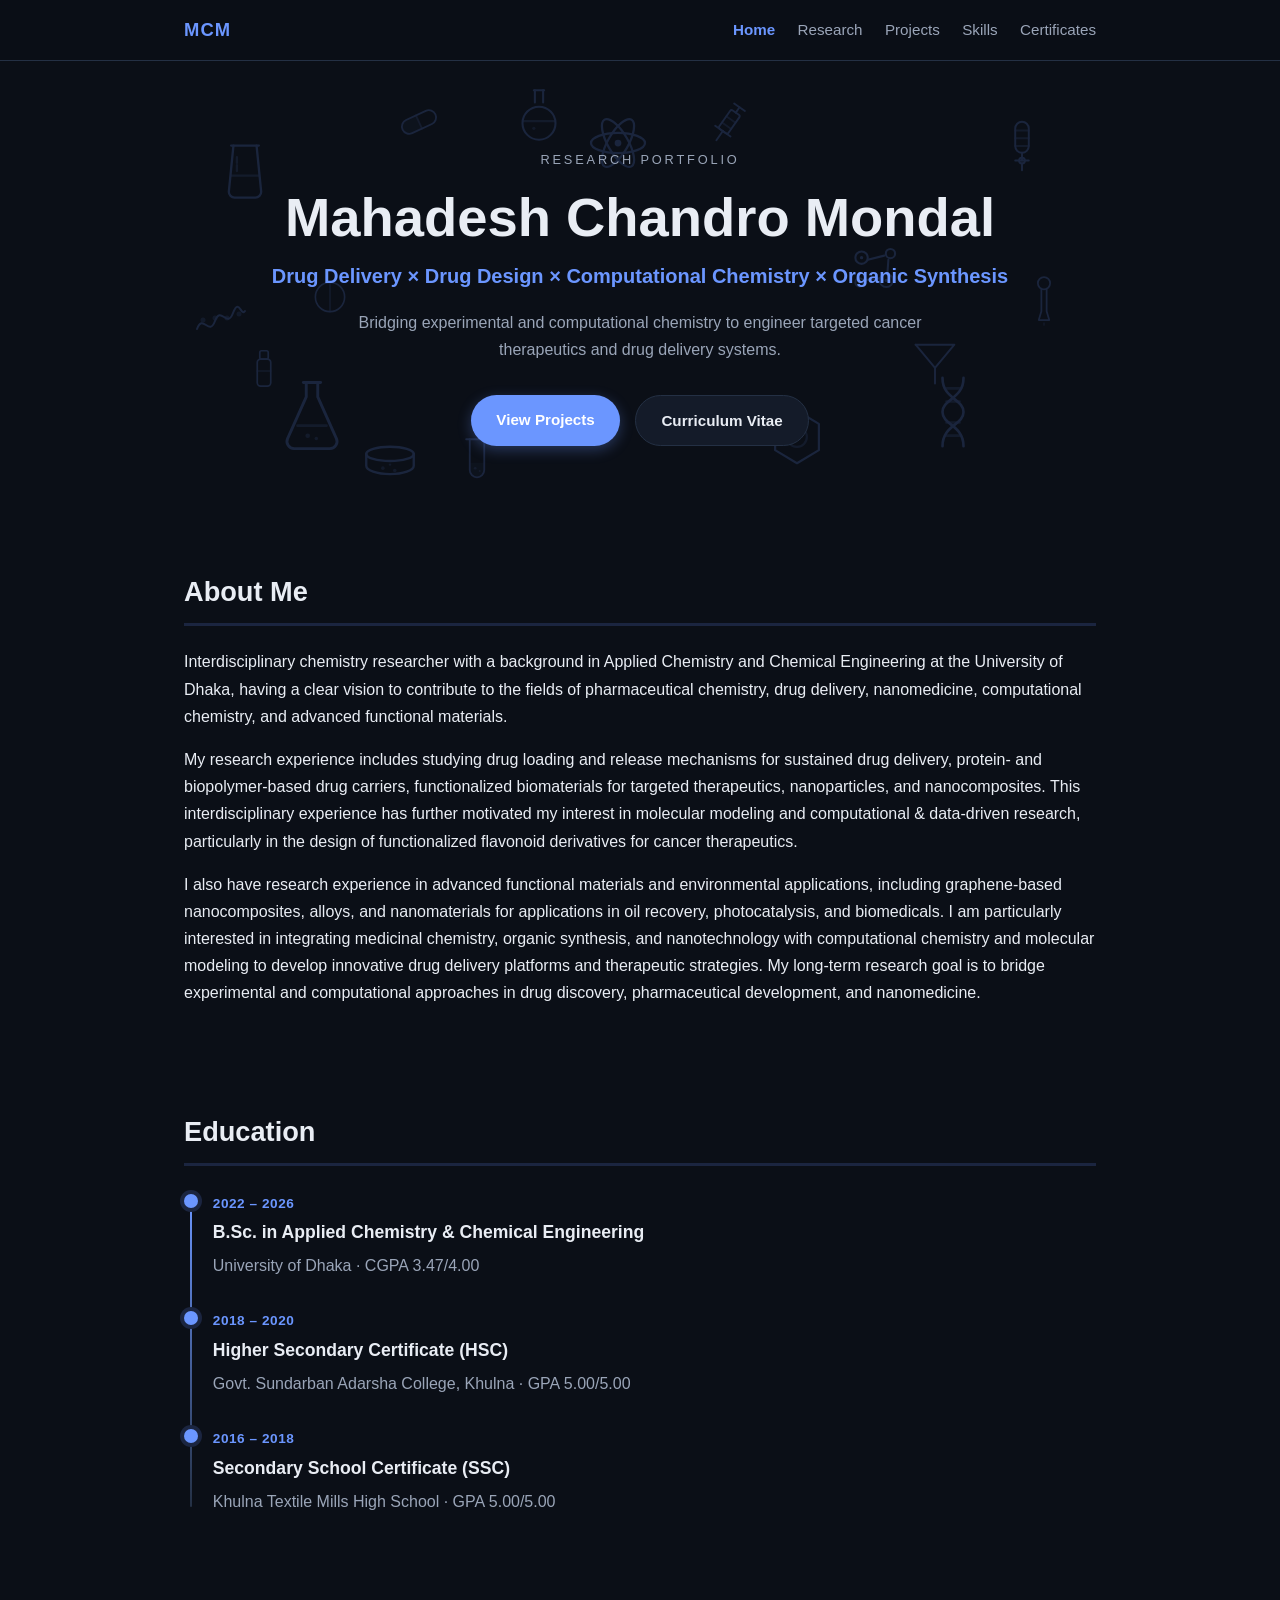
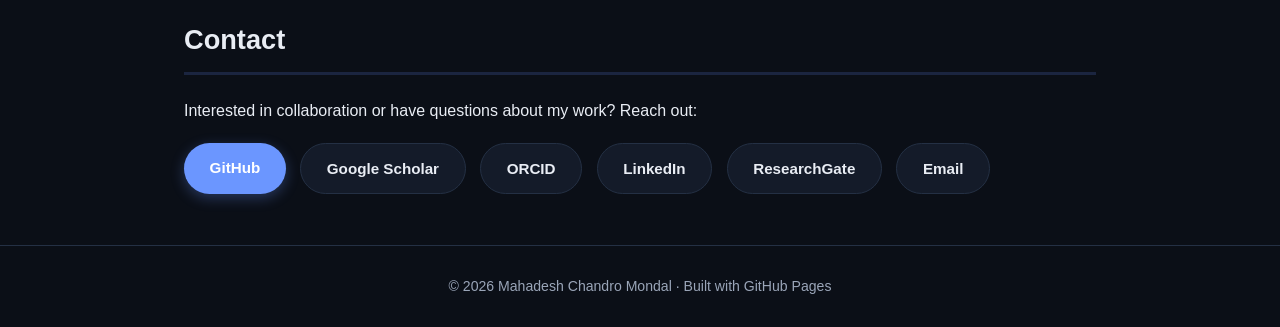
<file: index.html>
<!DOCTYPE html>
<html lang="en">
<head>
  <meta charset="UTF-8">
  <meta name="viewport" content="width=device-width, initial-scale=1.0">
  <title>Mahadesh Chandro Mondal | Research Portfolio</title>
  <meta name="description" content="Research portfolio of Mahadesh Chandro Mondal">
  <link rel="stylesheet" href="styles.css?v=dark2">
</head>
<body>

<header class="site-header">
    <nav class="nav">
      <a class="brand" href="index.html">MCM</a>
      <div class="nav-links">
        <a href="index.html" class="active">Home</a>
        <a href="research.html">Research</a>
        <a href="projects.html">Projects</a>
        <a href="skills.html">Skills</a>
        <a href="certificates.html">Certificates</a>
      </div>
    </nav>
  </header>

  <main>
<!-- HERO -->
    <section id="home" class="hero">
      <div class="float-icons" aria-hidden="true">
        <span class="float-icon" style="left:5%; top:16%; width:74px; animation-duration:9s;">
          <svg viewBox="0 0 64 64" fill="none" stroke="currentColor" stroke-width="2" stroke-linecap="round" stroke-linejoin="round">
            <path d="M20 10h24"/>
            <path d="M22 10l-4 40a5 5 0 005 5h18a5 5 0 005-5l-4-40"/>
            <path d="M20 36h24" opacity=".55"/>
            <path d="M25 20v5M25 27v5" opacity=".55"/>
          </svg>
        </span>
        <span class="float-icon" style="left:11%; bottom:12%; width:92px; animation-duration:12s; animation-delay:-4s;">
          <svg viewBox="0 0 64 64" fill="none" stroke="currentColor" stroke-width="2" stroke-linecap="round" stroke-linejoin="round">
            <path d="M26 8h12"/>
            <path d="M28 8v10L15 47a5 5 0 004.5 7h25a5 5 0 004.5-7L36 18V8"/>
            <path d="M22 38h20" opacity=".55"/>
            <circle cx="29" cy="45" r="1.6" fill="currentColor" stroke="none" opacity=".55"/>
            <circle cx="35" cy="47" r="1.2" fill="currentColor" stroke="none" opacity=".55"/>
          </svg>
        </span>
        <span class="float-icon" style="right:7%; top:12%; width:62px; animation-duration:8s; animation-delay:-2s;">
          <svg viewBox="0 0 64 64" fill="none" stroke="currentColor" stroke-width="2" stroke-linecap="round">
            <rect x="25" y="6" width="14" height="32" rx="7"/>
            <path d="M25 15h14M25 23h14M25 31h14" opacity=".55"/>
            <path d="M32 38v8"/>
            <path d="M25 46h14"/>
            <circle cx="32" cy="46" r="3"/>
            <path d="M32 49v7"/>
          </svg>
        </span>
        <span class="float-icon" style="right:13%; bottom:14%; width:84px; animation-duration:11s; animation-delay:-6s;">
          <svg viewBox="0 0 64 64" fill="none" stroke="currentColor" stroke-width="2" stroke-linecap="round">
            <path d="M24 6c0 16 16 16 16 26s-16 10-16 26"/>
            <path d="M40 6c0 16-16 16-16 26s16 10 16 26"/>
            <path d="M27 14h10M27 24h10M27 40h10M27 50h10" opacity=".55"/>
          </svg>
        </span>
        <span class="float-icon" style="left:24%; top:7%; width:58px; animation-duration:7.5s; animation-delay:-3s;">
          <svg viewBox="0 0 64 64" fill="none" stroke="currentColor" stroke-width="2" stroke-linecap="round">
            <g transform="rotate(-25 32 32)">
              <rect x="12" y="24" width="40" height="16" rx="8"/>
              <path d="M32 24v16" opacity=".55"/>
              <path d="M32 24h-12a8 8 0 000 16H32z" fill="currentColor" opacity=".18" stroke="none"/>
            </g>
          </svg>
        </span>
        <span class="float-icon" style="right:22%; top:38%; width:66px; animation-duration:10s; animation-delay:-5s;">
          <svg viewBox="0 0 64 64" fill="none" stroke="currentColor" stroke-width="2" stroke-linecap="round">
            <circle cx="18" cy="22" r="6"/>
            <circle cx="46" cy="18" r="4.5"/>
            <circle cx="42" cy="44" r="6.5"/>
            <circle cx="16" cy="46" r="4"/>
            <path d="M24 24l16-4M44 24l-1 14M36 42l-16 2"/>
            <circle cx="18" cy="22" r="1.6" fill="currentColor" stroke="none"/>
            <circle cx="42" cy="44" r="1.6" fill="currentColor" stroke="none"/>
          </svg>
        </span>
        <span class="float-icon" style="left:3%; bottom:36%; width:64px; animation-duration:9.5s; animation-delay:-1s;">
          <svg viewBox="0 0 64 64" fill="none" stroke="currentColor" stroke-width="2" stroke-linecap="round">
            <path d="M8 40c6-16 12 8 18-8s12 8 18-8 8 4 12-2"/>
            <circle cx="14" cy="31" r="2.5" fill="currentColor" stroke="none" opacity=".5"/>
            <circle cx="26" cy="29" r="2.5" fill="currentColor" stroke="none" opacity=".5"/>
            <circle cx="38" cy="29" r="2.5" fill="currentColor" stroke="none" opacity=".5"/>
            <circle cx="50" cy="25" r="2.5" fill="currentColor" stroke="none" opacity=".5"/>
          </svg>
        </span>
        <span class="float-icon" style="left:30%; bottom:6%; width:58px; animation-duration:8.5s; animation-delay:-2.5s;">
          <svg viewBox="0 0 64 64" fill="none" stroke="currentColor" stroke-width="2" stroke-linecap="round">
            <path d="M24 8v34a8 8 0 0016 0V8"/>
            <path d="M20 8h24"/>
            <path d="M24 34h16v8a8 8 0 01-16 0z" fill="currentColor" opacity=".18" stroke="none"/>
            <circle cx="30" cy="40" r="1.5" fill="currentColor" stroke="none" opacity=".5"/>
            <circle cx="35" cy="43" r="1" fill="currentColor" stroke="none" opacity=".5"/>
          </svg>
        </span>
        <span class="float-icon" style="right:30%; bottom:10%; width:70px; animation-duration:13s; animation-delay:-7s;">
          <svg viewBox="0 0 64 64" fill="none" stroke="currentColor" stroke-width="2" stroke-linecap="round" stroke-linejoin="round">
            <path d="M32 8l20 12v24L32 56 12 44V20z"/>
            <circle cx="32" cy="32" r="9" opacity=".55"/>
          </svg>
        </span>
        <span class="float-icon" style="left:15%; top:46%; width:52px; animation-duration:7s; animation-delay:-1.5s;">
          <svg viewBox="0 0 64 64" fill="none" stroke="currentColor" stroke-width="2" stroke-linecap="round">
            <circle cx="32" cy="32" r="18"/>
            <path d="M32 14v36" opacity=".55"/>
          </svg>
        </span>
        <span class="float-icon" style="right:5%; top:46%; width:56px; animation-duration:10.5s; animation-delay:-4.5s;">
          <svg viewBox="0 0 64 64" fill="none" stroke="currentColor" stroke-width="2" stroke-linecap="round" stroke-linejoin="round">
            <circle cx="32" cy="14" r="7"/>
            <path d="M29 20v26l-3 10h12l-3-10V20"/>
            <path d="M32 58c1.5 2 1.5 3.5 0 5-1.5-1.5-1.5-3 0-5z" fill="currentColor" opacity=".4" stroke="none"/>
          </svg>
        </span>
        <span class="float-icon" style="left:36%; top:5%; width:66px; animation-duration:9s; animation-delay:-6s;">
          <svg viewBox="0 0 64 64" fill="none" stroke="currentColor" stroke-width="2" stroke-linecap="round">
            <path d="M27 6h10"/>
            <path d="M28 6v12M36 6v12"/>
            <circle cx="32" cy="38" r="16"/>
            <path d="M17 36h30" opacity=".55"/>
            <circle cx="27" cy="43" r="1.5" fill="currentColor" stroke="none" opacity=".5"/>
          </svg>
        </span>
        <span class="float-icon" style="left:44%; top:10%; width:72px; animation-duration:12.5s; animation-delay:-3.5s;">
          <svg viewBox="0 0 64 64" fill="none" stroke="currentColor" stroke-width="2">
            <circle cx="32" cy="32" r="3" fill="currentColor" stroke="none"/>
            <ellipse cx="32" cy="32" rx="24" ry="9"/>
            <ellipse cx="32" cy="32" rx="24" ry="9" transform="rotate(60 32 32)"/>
            <ellipse cx="32" cy="32" rx="24" ry="9" transform="rotate(120 32 32)"/>
          </svg>
        </span>
        <span class="float-icon" style="right:38%; top:8%; width:60px; animation-duration:8s; animation-delay:-5.5s;">
          <svg viewBox="0 0 64 64" fill="none" stroke="currentColor" stroke-width="2" stroke-linecap="round">
            <g transform="rotate(35 32 32)">
              <rect x="26" y="12" width="12" height="24" rx="2"/>
              <path d="M26 21h12M26 29h12" opacity=".55"/>
              <path d="M22 36h20"/>
              <path d="M32 36v12"/>
              <path d="M32 12V5"/>
              <path d="M25 5h14"/>
            </g>
          </svg>
        </span>
        <span class="float-icon" style="left:20%; bottom:4%; width:76px; animation-duration:11s; animation-delay:-2s;">
          <svg viewBox="0 0 64 64" fill="none" stroke="currentColor" stroke-width="2" stroke-linecap="round">
            <ellipse cx="32" cy="26" rx="20" ry="6"/>
            <path d="M12 26v10a20 7 0 0020 7 20 7 0 0020-7V26"/>
            <circle cx="26" cy="38" r="1.5" fill="currentColor" stroke="none" opacity=".5"/>
            <circle cx="36" cy="40" r="1.5" fill="currentColor" stroke="none" opacity=".5"/>
            <circle cx="32" cy="35" r="1" fill="currentColor" stroke="none" opacity=".5"/>
          </svg>
        </span>
        <span class="float-icon" style="right:16%; top:60%; width:62px; animation-duration:9s; animation-delay:-7.5s;">
          <svg viewBox="0 0 64 64" fill="none" stroke="currentColor" stroke-width="2" stroke-linecap="round" stroke-linejoin="round">
            <path d="M12 10h40L32 34v16"/>
            <path d="M12 10l20 24"/>
          </svg>
        </span>
        <span class="float-icon" style="left:8%; top:62%; width:54px; animation-duration:7.5s; animation-delay:-4s;">
          <svg viewBox="0 0 64 64" fill="none" stroke="currentColor" stroke-width="2" stroke-linecap="round">
            <rect x="24" y="18" width="16" height="32" rx="4"/>
            <rect x="27" y="8" width="10" height="10" rx="2"/>
            <path d="M24 32h16" opacity=".55"/>
          </svg>
        </span>
        <span class="bubble" style="left:10%; width:6px; height:6px; animation-duration:7s; animation-delay:-2s;"></span>
        <span class="bubble" style="left:22%; width:4px; height:4px; animation-duration:9s; animation-delay:-5s;"></span>
        <span class="bubble" style="left:35%; width:7px; height:7px; animation-duration:6s; animation-delay:-1s;"></span>
        <span class="bubble" style="left:48%; width:5px; height:5px; animation-duration:10s; animation-delay:-7s;"></span>
        <span class="bubble" style="left:60%; width:6px; height:6px; animation-duration:8s; animation-delay:-3s;"></span>
        <span class="bubble" style="left:72%; width:4px; height:4px; animation-duration:11s; animation-delay:-6s;"></span>
        <span class="bubble" style="left:84%; width:7px; height:7px; animation-duration:7.5s; animation-delay:-4s;"></span>
        <span class="bubble" style="left:92%; width:5px; height:5px; animation-duration:9.5s; animation-delay:-8s;"></span>
      </div>
      <div class="hero-content">
      <p class="hero-kicker">Research Portfolio</p>
      <h1>Mahadesh Chandro Mondal</h1>
      <p class="hero-tagline">Drug Delivery &times; Drug Design &times; Computational Chemistry &times; Organic Synthesis</p>
      <p class="hero-sub">Bridging experimental and computational chemistry to engineer targeted cancer therapeutics and drug delivery systems.</p>
      <div class="hero-actions">
        <a class="btn btn-primary" href="projects.html">View Projects</a>
        <a class="btn btn-ghost" href="files/CV_M.C._Mondal.pdf" target="_blank" rel="noopener">Curriculum Vitae</a>
      </div>
      </div>
    </section>
<!-- ABOUT -->
    <section id="about" class="section">
      <h2>About Me</h2>
      <p>
        Interdisciplinary chemistry researcher with a background in Applied Chemistry and Chemical Engineering at the
        University of Dhaka, having a clear vision to contribute to the fields of pharmaceutical chemistry, drug delivery,
        nanomedicine, computational chemistry, and advanced functional materials.
      </p>
      <p>
        My research experience includes studying drug loading and release mechanisms for sustained drug delivery,
        protein- and biopolymer-based drug carriers, functionalized biomaterials for targeted therapeutics, nanoparticles,
        and nanocomposites. This interdisciplinary experience has further motivated my interest in molecular modeling and
        computational &amp; data-driven research, particularly in the design of functionalized flavonoid derivatives for
        cancer therapeutics.
      </p>
      <p>
        I also have research experience in advanced functional materials and environmental applications, including
        graphene-based nanocomposites, alloys, and nanomaterials for applications in oil recovery, photocatalysis, and
        biomedicals. I am particularly interested in integrating medicinal chemistry, organic synthesis, and nanotechnology
        with computational chemistry and molecular modeling to develop innovative drug delivery platforms and therapeutic
        strategies. My long-term research goal is to bridge experimental and computational approaches in drug discovery,
        pharmaceutical development, and nanomedicine.
      </p>
    </section>
<!-- EDUCATION -->
    <section id="education" class="section">
      <h2>Education</h2>
      <div class="timeline">
        <div class="timeline-item">
          <div class="timeline-dot"></div>
          <div class="timeline-content">
            <span class="timeline-date">2022 &ndash; 2026</span>
            <h3>B.Sc. in Applied Chemistry &amp; Chemical Engineering</h3>
            <p>University of Dhaka &middot; CGPA 3.47/4.00</p>
          </div>
        </div>
        <div class="timeline-item">
          <div class="timeline-dot"></div>
          <div class="timeline-content">
            <span class="timeline-date">2018 &ndash; 2020</span>
            <h3>Higher Secondary Certificate (HSC)</h3>
            <p>Govt. Sundarban Adarsha College, Khulna &middot; GPA 5.00/5.00</p>
          </div>
        </div>
        <div class="timeline-item">
          <div class="timeline-dot"></div>
          <div class="timeline-content">
            <span class="timeline-date">2016 &ndash; 2018</span>
            <h3>Secondary School Certificate (SSC)</h3>
            <p>Khulna Textile Mills High School &middot; GPA 5.00/5.00</p>
          </div>
        </div>
      </div>
    </section>
<!-- CONTACT -->
    <section id="contact" class="section">
      <h2>Contact</h2>
      <p>Interested in collaboration or have questions about my work? Reach out:</p>
      <div class="contact-links">
        <a class="btn btn-primary" href="https://github.com/mahadeshmondal9504" target="_blank" rel="noopener">GitHub</a>
        <a class="btn btn-ghost" href="https://scholar.google.com/citations?user=jkIjqokAAAAJ&hl=en&authuser=1" target="_blank" rel="noopener">Google Scholar</a>
        <a class="btn btn-ghost" href="https://orcid.org/0009-0006-2742-9714" target="_blank" rel="noopener">ORCID</a>
        <a class="btn btn-ghost" href="https://www.linkedin.com/in/mahadesh-mondal-854442432/" target="_blank" rel="noopener">LinkedIn</a>
        <a class="btn btn-ghost" href="https://www.researchgate.net/profile/Mahadesh-Mondal" target="_blank" rel="noopener">ResearchGate</a>
        <a class="btn btn-ghost" href="mailto:mahadesh.mondal9504@gmail.com">Email</a>
        <!-- ✏️ Add your email: <a class="btn btn-ghost" href="mailto:you@example.com">Email</a> -->
      </div>
    </section>
  </main>

  <footer class="site-footer">
    <p>&copy; 2026 Mahadesh Chandro Mondal &middot; Built with GitHub Pages</p>
  </footer>

</body>
</html>
</file>
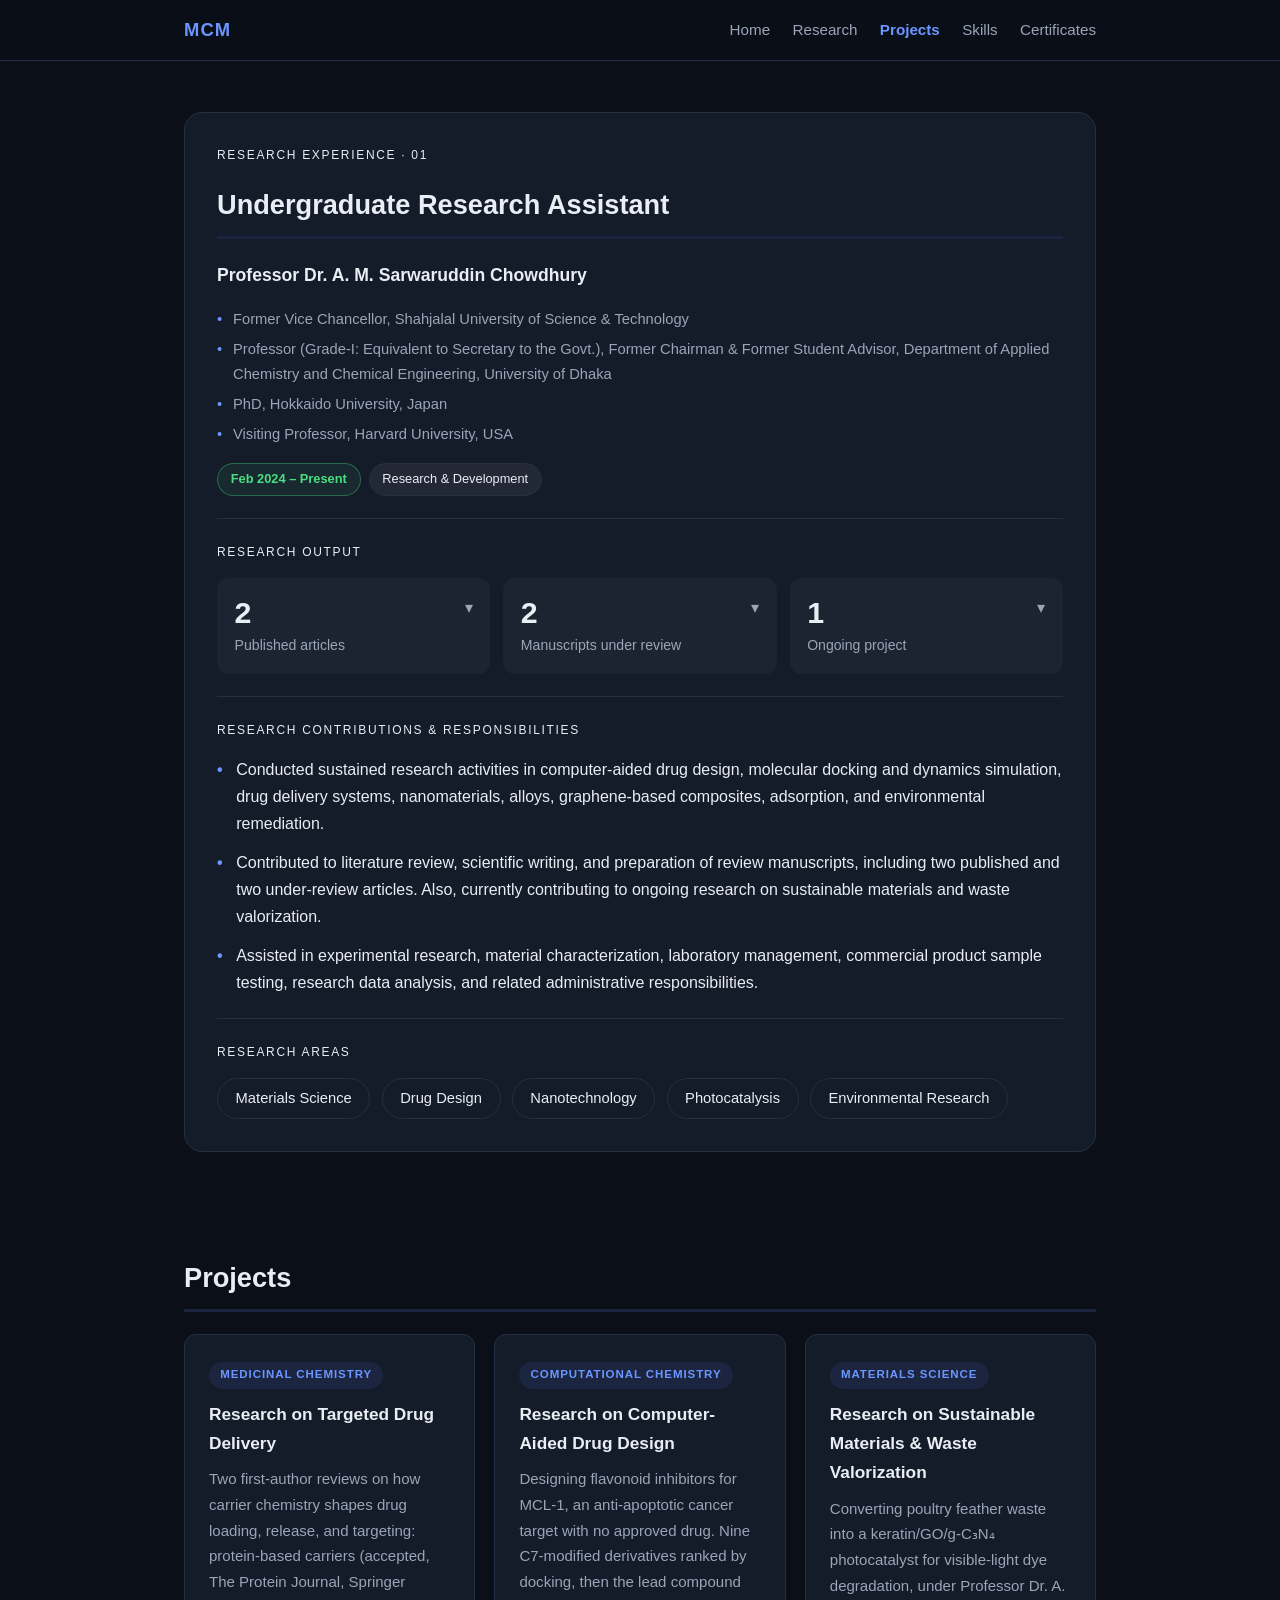
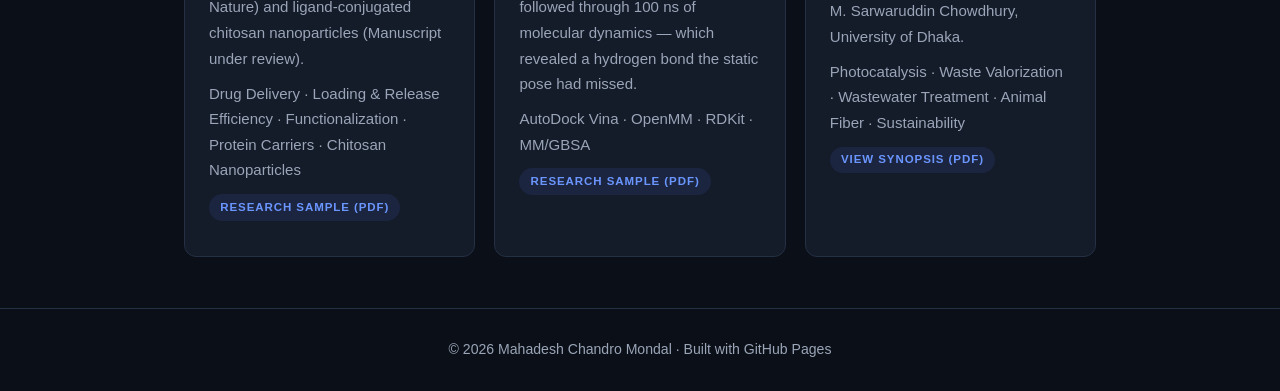
<file: projects.html>
<!DOCTYPE html>
<html lang="en">
<head>
  <meta charset="UTF-8">
  <meta name="viewport" content="width=device-width, initial-scale=1.0">
  <title>Projects | Mahadesh Chandro Mondal</title>
  <meta name="description" content="Research portfolio of Mahadesh Chandro Mondal">
  <link rel="stylesheet" href="styles.css?v=dark2">
</head>
<body>

<header class="site-header">
    <nav class="nav">
      <a class="brand" href="index.html">MCM</a>
      <div class="nav-links">
        <a href="index.html">Home</a>
        <a href="research.html">Research</a>
        <a href="projects.html" class="active">Projects</a>
        <a href="skills.html">Skills</a>
        <a href="certificates.html">Certificates</a>
      </div>
    </nav>
  </header>

  <main>
<!-- RESEARCH EXPERIENCE OVERVIEW -->
    <section class="section" id="experience">
      <div class="exp-card">
        <p class="exp-kicker">Research Experience &middot; 01</p>
        <h2 class="exp-title">Undergraduate Research Assistant</h2>
        <p class="exp-supervisor">Professor Dr. A. M. Sarwaruddin Chowdhury</p>
        <ul class="exp-affils">
          <li>Former Vice Chancellor, Shahjalal University of Science &amp; Technology</li>
          <li>Professor (Grade-I: Equivalent to Secretary to the Govt.), Former Chairman &amp; Former Student Advisor, Department of Applied Chemistry and Chemical Engineering, University of Dhaka</li>
          <li>PhD, Hokkaido University, Japan</li>
          <li>Visiting Professor, Harvard University, USA</li>
        </ul>
        <div class="exp-pills">
          <span class="pill pill-active">Feb 2024 &ndash; Present</span>
          <span class="pill">Research &amp; Development</span>
        </div>
        <div class="exp-divider"></div>
        <p class="exp-label">Research Output</p>
        <div class="exp-output">
          <div class="exp-stat exp-toggle" id="pubToggle" aria-expanded="false" title="Click to view the articles"><span class="exp-num">2</span><span class="exp-stat-label">Published articles</span><span class="exp-chevron">&#9662;</span></div>
          <div class="exp-stat exp-toggle" id="msToggle" aria-expanded="false" title="Click to view the manuscripts"><span class="exp-num">2</span><span class="exp-stat-label">Manuscripts under review</span><span class="exp-chevron">&#9662;</span></div>
          <div class="exp-stat exp-toggle" id="projToggle" aria-expanded="false" title="Click to view the project"><span class="exp-num">1</span><span class="exp-stat-label">Ongoing project</span><span class="exp-chevron">&#9662;</span></div>
        </div>
        <div class="exp-dropdown" id="pubDropdown">
          <ol class="pub-list">
<li class="pub">
          <p class="pub-title">FTIR-Based Quantification of Microplastics: Scopus-Based Bibliometric Analysis and Forecasting of Research Trajectories with Artificial Intelligence (AI)</p>
          <p class="pub-authors">Qazi Riti Mahpara Progoti, H.M. Wasi Uddin, <strong class="me">Mahadesh Chandro Mondal</strong>, Md. Saiful Islam, Sheta Roy Tori, Sadit Bihongo Malitha, A. M. Sarwaruddin Chowdhury</p>
          <p class="pub-meta"><em>Journal of Hazardous Materials: Plastics</em>, 5, 100079 &middot; 2026 &middot; <span class="pub-type">Research Article</span></p>
          <p class="pub-links">
            <a href="https://doi.org/10.1016/j.hazmp.2026.100079" target="_blank" rel="noopener">DOI</a>
            <a href="https://www.sciencedirect.com/journal/journal-of-hazardous-materials-plastics" target="_blank" rel="noopener">Journal page</a>
          </p>
        </li>
<li class="pub">
          <p class="pub-title">Shape Memory Alloys in Biomedical Engineering: a Scopus-Based Bibliometric Analysis and Research Trajectory Forecasting via Machine Learning</p>
          <p class="pub-authors">H. M. Wasi Uddin, Qazi Riti Mahpara Progoti, <strong class="me">Mahadesh Chandro Mondal</strong>, Sadit Bihongo Malitha, Tasfik Saif, A. M. Sarwaruddin Chowdhury</p>
          <p class="pub-meta"><em>Biomedical Materials &amp; Devices</em> &middot; 2026 &middot; <span class="pub-type">Review</span></p>
          <p class="pub-links">
            <a href="https://doi.org/10.1007/s44174-026-00796-w" target="_blank" rel="noopener">DOI</a>
            <a href="https://link.springer.com/journal/44174" target="_blank" rel="noopener">Journal page</a>
          </p>
        </li>
          </ol>
        </div>
        <div class="exp-dropdown" id="projDropdown">
          <ol class="pub-list">
            <li class="pub">
              <p class="pub-title">Sustainable Chicken Feather-Derived Waste Natural Fiber-Reinforced Reduced Graphene Oxide (rGO)/g-C&#8323;N&#8324; Ternary Composite for Environmental Assay &amp; Visible-Light-Driven Photocatalytic Degradation of Organic Dyes</p>
              <p class="pub-authors"><strong class="me">Mahadesh Chandro Mondal</strong>, A. M. Sarwaruddin Chowdhury</p>
              <p class="pub-meta">University of Dhaka &middot; <a class="pub-type" href="#project-ongoing" title="Go to the project card">Ongoing Project</a></p>
            </li>
          </ol>
        </div>
        <div class="exp-dropdown" id="msDropdown">
          <ol class="pub-list">
            <li class="pub">
              <p class="pub-title">Computational Design and Evaluation of Chr-CH2-Naphthyl Derivative Targeting the MCL-1 BH3-Binding Groove via Molecular Docking and Dynamics Simulations for Apoptosis-Based Cancer Therapy</p>
              <p class="pub-authors"><strong class="me">Mahadesh Chandro Mondal</strong>, Md. Jabbir Ali, Susmita Sejuti Saha, Sadit Bihongo Malitha, A. M. Sarwaruddin Chowdhury, Md. Zahangir Alam</p>
              <p class="pub-meta"><em>Pharmacological Research - Reports</em> (Manuscript Under Review) &middot; Manuscript No.: PREREP-D-26-00437 <a class="pub-type details-badge" href="#project-cadd">For More Details</a></p>
            </li>
            <li class="pub">
              <p class="pub-title">Functionalization and Ligand Conjugation of Novel Chitosan Nanoparticles for Targeted Drug Delivery System: A Review</p>
              <p class="pub-authors"><strong class="me">Mahadesh Chandro Mondal</strong>, Arpita Dutta, A. M. Sarwaruddin Chowdhury</p>
              <p class="pub-meta"><a class="pub-type" href="#project-dds">For More Details</a></p>
            </li>
          </ol>
        </div>
        <div class="exp-divider"></div>
        <p class="exp-label">Research Contributions &amp; Responsibilities</p>
        <ul class="resp-list">
          <li>Conducted sustained research activities in computer-aided drug design, molecular docking and dynamics simulation, drug delivery systems, nanomaterials, alloys, graphene-based composites, adsorption, and environmental remediation.</li>
          <li>Contributed to literature review, scientific writing, and preparation of review manuscripts, including two published and two under-review articles. Also, currently contributing to ongoing research on sustainable materials and waste valorization.</li>
          <li>Assisted in experimental research, material characterization, laboratory management, commercial product sample testing, research data analysis, and related administrative responsibilities.</li>
        </ul>
        <div class="exp-divider"></div>
        <p class="exp-label">Research Areas</p>
        <ul class="tags">
          <li>Materials Science</li>
          <li>Drug Design</li>
          <li>Nanotechnology</li>
          <li>Photocatalysis</li>
          <li>Environmental Research</li>
        </ul>
      </div>
    </section>
<!-- PROJECTS -->
    <section id="projects" class="section">
      <h2>Projects</h2>
      <div class="cards">
        <div class="card" id="project-dds">
          <span class="badge">Medicinal Chemistry</span>
          <h3>Research on Targeted Drug Delivery</h3>
          <p>Two first-author reviews on how carrier chemistry shapes drug loading, release, and targeting: protein-based carriers (accepted, The Protein Journal, Springer Nature) and ligand-conjugated chitosan nanoparticles (Manuscript under review).</p>
          <p class="tech">Drug Delivery &middot; Loading &amp; Release Efficiency &middot; Functionalization &middot; Protein Carriers &middot; Chitosan Nanoparticles</p>
          <p><a class="badge badge-link" href="files/DDS_RSC_Sample.pdf" target="_blank" rel="noopener">Research Sample (PDF)</a></p>
        </div>
        <div class="card" id="project-cadd">
          <span class="badge">Computational Chemistry</span>
          <h3>Research on Computer-Aided Drug Design</h3>
          <p>Designing flavonoid inhibitors for MCL-1, an anti-apoptotic cancer target with no approved drug. Nine C7-modified derivatives ranked by docking, then the lead compound followed through 100 ns of molecular dynamics — which revealed a hydrogen bond the static pose had missed.</p>
          <p class="tech">AutoDock Vina &middot; OpenMM &middot; RDKit &middot; MM/GBSA</p>
          <p><a class="badge badge-link" href="files/CADD_RSC_Sample.pdf" target="_blank" rel="noopener">Research Sample (PDF)</a></p>
        </div>
        <div class="card" id="project-ongoing">
          <span class="badge">Materials Science</span>
          <h3>Research on Sustainable Materials &amp; Waste Valorization</h3>
          <p>Converting poultry feather waste into a keratin/GO/g-C&#8323;N&#8324; photocatalyst for visible-light dye degradation, under Professor Dr. A. M. Sarwaruddin Chowdhury, University of Dhaka.</p>
          <p class="tech">Photocatalysis &middot; Waste Valorization &middot; Wastewater Treatment &middot; Animal Fiber &middot; Sustainability</p>
          <p><a class="badge badge-link" href="files/Mahadesh_Final_Synopsis.pdf" target="_blank" rel="noopener">View Synopsis (PDF)</a></p>
        </div>
      </div>
    </section>

  </main>

  <footer class="site-footer">
    <p>&copy; 2026 Mahadesh Chandro Mondal &middot; Built with GitHub Pages</p>
  </footer>

  <script>
    (function () {
      function wire(toggleId, dropId) {
        var t = document.getElementById(toggleId);
        var d = document.getElementById(dropId);
        return (t && d) ? { t: t, d: d } : null;
      }
      var pairs = [wire('pubToggle', 'pubDropdown'), wire('projToggle', 'projDropdown'), wire('msToggle', 'msDropdown')].filter(Boolean);
      pairs.forEach(function (p) {
        p.t.addEventListener('click', function () {
          var willOpen = !p.d.classList.contains('open');
          pairs.forEach(function (q) {
            var on = (q === p) && willOpen;
            q.d.classList.toggle('open', on);
            q.t.classList.toggle('open', on);
            q.t.setAttribute('aria-expanded', on ? 'true' : 'false');
          });
        });
      });
    })();
  </script>

</body>
</html>
</file>
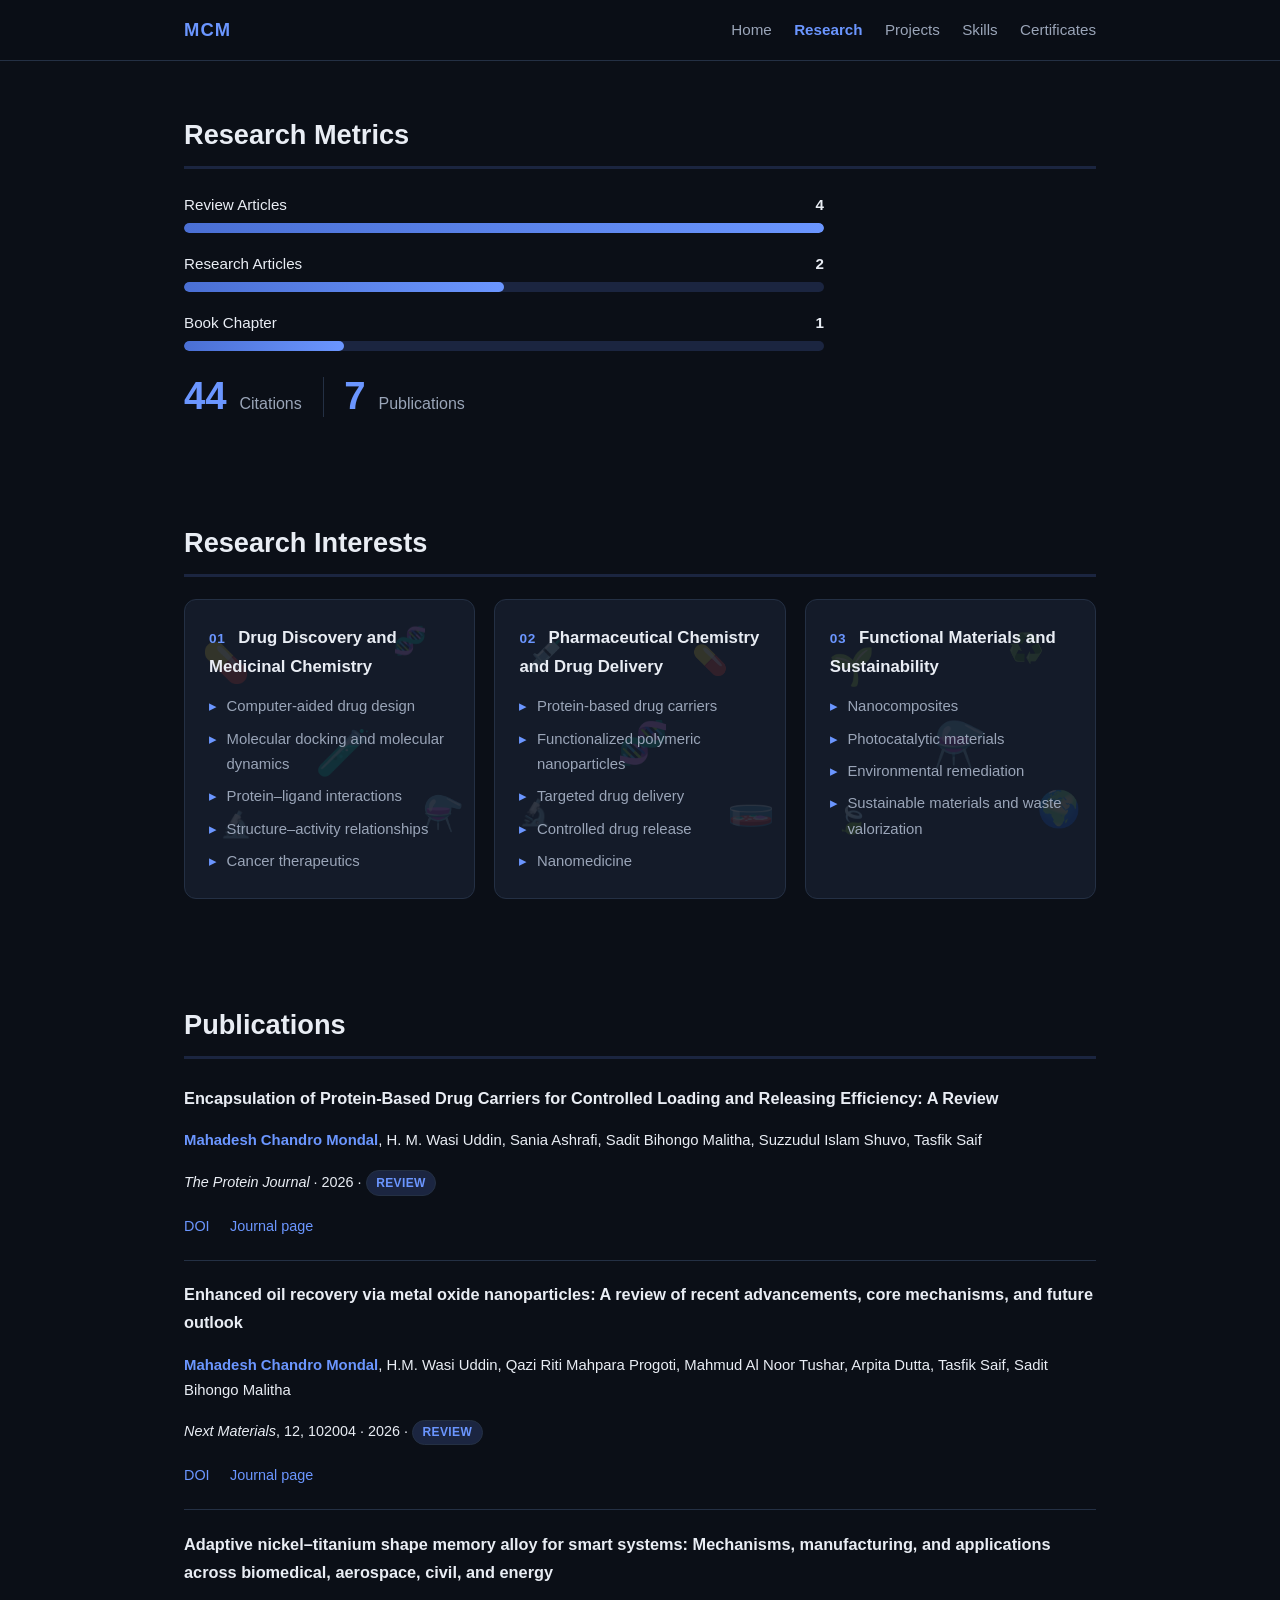
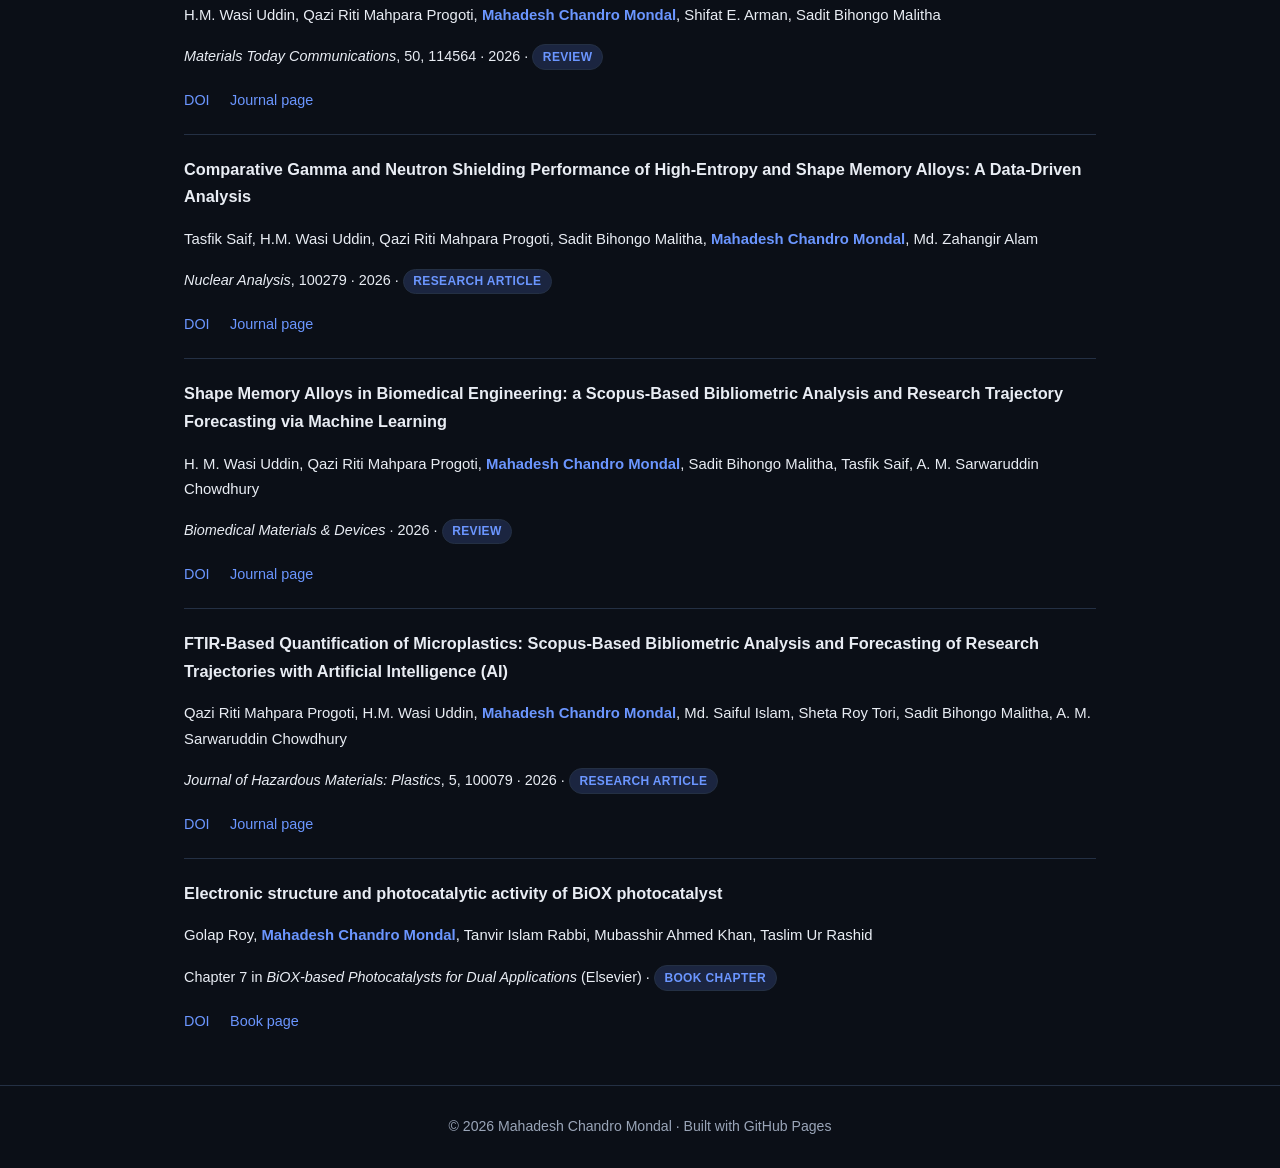
<file: research.html>
<!DOCTYPE html>
<html lang="en">
<head>
  <meta charset="UTF-8">
  <meta name="viewport" content="width=device-width, initial-scale=1.0">
  <title>Research Index | Mahadesh Chandro Mondal</title>
  <meta name="description" content="Research portfolio of Mahadesh Chandro Mondal">
  <link rel="stylesheet" href="styles.css?v=dark2">
</head>
<body>

<header class="site-header">
    <nav class="nav">
      <a class="brand" href="index.html">MCM</a>
      <div class="nav-links">
        <a href="index.html">Home</a>
        <a href="research.html" class="active">Research</a>
        <a href="projects.html">Projects</a>
        <a href="skills.html">Skills</a>
        <a href="certificates.html">Certificates</a>
      </div>
    </nav>
  </header>

  <main>
<!-- RESEARCH METRICS -->
    <section id="metrics" class="section">
      <h2>Research Metrics</h2>
      <div class="metrics">
        <div class="metric">
          <div class="metric-head"><span>Review Articles</span><span class="metric-num">4</span></div>
          <div class="metric-bar"><span style="width:100%"></span></div>
        </div>
        <div class="metric">
          <div class="metric-head"><span>Research Articles</span><span class="metric-num">2</span></div>
          <div class="metric-bar"><span style="width:50%"></span></div>
        </div>
        <div class="metric">
          <div class="metric-head"><span>Book Chapter</span><span class="metric-num">1</span></div>
          <div class="metric-bar"><span style="width:25%"></span></div>
        </div>
        <div class="cite-stat">
          <span class="cite-num">44</span>
          <span class="cite-label">Citations</span>
          <span class="cite-divider"></span>
          <span class="cite-num">7</span>
          <span class="cite-label">Publications</span>
        </div>
      </div>
    </section>
<!-- RESEARCH INTERESTS -->
    <section id="research" class="section">
      <h2>Research Interests</h2>
      <div class="themes">
        <div class="theme-box">
          <div class="theme-bg" aria-hidden="true">
            <span style="left:6%; top:10%; font-size:2.4rem; animation-duration:9s;">💊</span>
            <span style="left:72%; top:6%; font-size:1.7rem; animation-duration:12s; animation-delay:-4s;">🧬</span>
            <span style="left:82%; top:62%; font-size:2.1rem; animation-duration:10s; animation-delay:-2s;">⚗️</span>
            <span style="left:12%; top:68%; font-size:1.6rem; animation-duration:13s; animation-delay:-6s;">🔬</span>
            <span style="left:45%; top:38%; font-size:2.8rem; animation-duration:11s; animation-delay:-1s;">🧪</span>
          </div>
          <h3><span class="theme-num">01</span> Drug Discovery and Medicinal Chemistry</h3>
          <ul class="theme-items">
            <li>Computer-aided drug design</li>
            <li>Molecular docking and molecular dynamics</li>
            <li>Protein&ndash;ligand interactions</li>
            <li>Structure&ndash;activity relationships</li>
            <li>Cancer therapeutics</li>
          </ul>
        </div>
        <div class="theme-box">
          <div class="theme-bg" aria-hidden="true">
            <span style="left:10%; top:8%; font-size:2.2rem; animation-duration:10s; animation-delay:-3s;">💉</span>
            <span style="left:68%; top:12%; font-size:1.8rem; animation-duration:12s;">💊</span>
            <span style="left:80%; top:58%; font-size:2.4rem; animation-duration:9s; animation-delay:-5s;">🧫</span>
            <span style="left:8%; top:64%; font-size:1.6rem; animation-duration:13s; animation-delay:-2s;">🔬</span>
            <span style="left:42%; top:36%; font-size:2.6rem; animation-duration:11s; animation-delay:-7s;">🧬</span>
          </div>
          <h3><span class="theme-num">02</span> Pharmaceutical Chemistry and Drug Delivery</h3>
          <ul class="theme-items">
            <li>Protein-based drug carriers</li>
            <li>Functionalized polymeric nanoparticles</li>
            <li>Targeted drug delivery</li>
            <li>Controlled drug release</li>
            <li>Nanomedicine</li>
          </ul>
        </div>
        <div class="theme-box">
          <div class="theme-bg" aria-hidden="true">
            <span style="left:8%; top:12%; font-size:2.3rem; animation-duration:11s;">🌱</span>
            <span style="left:70%; top:8%; font-size:1.8rem; animation-duration:9s; animation-delay:-4s;">♻️</span>
            <span style="left:80%; top:60%; font-size:2.2rem; animation-duration:12s; animation-delay:-2s;">🌍</span>
            <span style="left:10%; top:66%; font-size:1.7rem; animation-duration:10s; animation-delay:-6s;">🍃</span>
            <span style="left:44%; top:36%; font-size:2.7rem; animation-duration:13s; animation-delay:-1s;">⚗️</span>
          </div>
          <h3><span class="theme-num">03</span> Functional Materials and Sustainability</h3>
          <ul class="theme-items">
            <li>Nanocomposites</li>
            <li>Photocatalytic materials</li>
            <li>Environmental remediation</li>
            <li>Sustainable materials and waste valorization</li>
          </ul>
        </div>
      </div>
    </section>
<!-- PUBLICATIONS -->
    <section id="publications" class="section">
      <h2>Publications</h2>
      <ol class="pub-list">
        <li class="pub">
          <p class="pub-title">Encapsulation of Protein-Based Drug Carriers for Controlled Loading and Releasing Efficiency: A Review</p>
          <p class="pub-authors"><strong class="me">Mahadesh Chandro Mondal</strong>, H. M. Wasi Uddin, Sania Ashrafi, Sadit Bihongo Malitha, Suzzudul Islam Shuvo, Tasfik Saif</p>
          <p class="pub-meta"><em>The Protein Journal</em> &middot; 2026 &middot; <span class="pub-type">Review</span></p>
          <p class="pub-links">
            <a href="https://doi.org/10.1007/s10930-026-10346-4" target="_blank" rel="noopener">DOI</a>
            <a href="https://link.springer.com/journal/10930" target="_blank" rel="noopener">Journal page</a>
          </p>
        </li>
        <li class="pub">
          <p class="pub-title">Enhanced oil recovery via metal oxide nanoparticles: A review of recent advancements, core mechanisms, and future outlook</p>
          <p class="pub-authors"><strong class="me">Mahadesh Chandro Mondal</strong>, H.M. Wasi Uddin, Qazi Riti Mahpara Progoti, Mahmud Al Noor Tushar, Arpita Dutta, Tasfik Saif, Sadit Bihongo Malitha</p>
          <p class="pub-meta"><em>Next Materials</em>, 12, 102004 &middot; 2026 &middot; <span class="pub-type">Review</span></p>
          <p class="pub-links">
            <a href="https://doi.org/10.1016/j.nxmate.2026.102004" target="_blank" rel="noopener">DOI</a>
            <a href="https://www.sciencedirect.com/journal/next-materials" target="_blank" rel="noopener">Journal page</a>
          </p>
        </li>
        <li class="pub">
          <p class="pub-title">Adaptive nickel&ndash;titanium shape memory alloy for smart systems: Mechanisms, manufacturing, and applications across biomedical, aerospace, civil, and energy</p>
          <p class="pub-authors">H.M. Wasi Uddin, Qazi Riti Mahpara Progoti, <strong class="me">Mahadesh Chandro Mondal</strong>, Shifat E. Arman, Sadit Bihongo Malitha</p>
          <p class="pub-meta"><em>Materials Today Communications</em>, 50, 114564 &middot; 2026 &middot; <span class="pub-type">Review</span></p>
          <p class="pub-links">
            <a href="https://doi.org/10.1016/j.mtcomm.2025.114564" target="_blank" rel="noopener">DOI</a>
            <a href="https://www.sciencedirect.com/journal/materials-today-communications" target="_blank" rel="noopener">Journal page</a>
          </p>
        </li>
        <li class="pub">
          <p class="pub-title">Comparative Gamma and Neutron Shielding Performance of High-Entropy and Shape Memory Alloys: A Data-Driven Analysis</p>
          <p class="pub-authors">Tasfik Saif, H.M. Wasi Uddin, Qazi Riti Mahpara Progoti, Sadit Bihongo Malitha, <strong class="me">Mahadesh Chandro Mondal</strong>, Md. Zahangir Alam</p>
          <p class="pub-meta"><em>Nuclear Analysis</em>, 100279 &middot; 2026 &middot; <span class="pub-type">Research Article</span></p>
          <p class="pub-links">
            <a href="https://doi.org/10.1016/j.nucana.2026.100279" target="_blank" rel="noopener">DOI</a>
            <a href="https://www.sciencedirect.com/journal/nuclear-analysis" target="_blank" rel="noopener">Journal page</a>
          </p>
        </li>
        <li class="pub">
          <p class="pub-title">Shape Memory Alloys in Biomedical Engineering: a Scopus-Based Bibliometric Analysis and Research Trajectory Forecasting via Machine Learning</p>
          <p class="pub-authors">H. M. Wasi Uddin, Qazi Riti Mahpara Progoti, <strong class="me">Mahadesh Chandro Mondal</strong>, Sadit Bihongo Malitha, Tasfik Saif, A. M. Sarwaruddin Chowdhury</p>
          <p class="pub-meta"><em>Biomedical Materials &amp; Devices</em> &middot; 2026 &middot; <span class="pub-type">Review</span></p>
          <p class="pub-links">
            <a href="https://doi.org/10.1007/s44174-026-00796-w" target="_blank" rel="noopener">DOI</a>
            <a href="https://link.springer.com/journal/44174" target="_blank" rel="noopener">Journal page</a>
          </p>
        </li>
        <li class="pub">
          <p class="pub-title">FTIR-Based Quantification of Microplastics: Scopus-Based Bibliometric Analysis and Forecasting of Research Trajectories with Artificial Intelligence (AI)</p>
          <p class="pub-authors">Qazi Riti Mahpara Progoti, H.M. Wasi Uddin, <strong class="me">Mahadesh Chandro Mondal</strong>, Md. Saiful Islam, Sheta Roy Tori, Sadit Bihongo Malitha, A. M. Sarwaruddin Chowdhury</p>
          <p class="pub-meta"><em>Journal of Hazardous Materials: Plastics</em>, 5, 100079 &middot; 2026 &middot; <span class="pub-type">Research Article</span></p>
          <p class="pub-links">
            <a href="https://doi.org/10.1016/j.hazmp.2026.100079" target="_blank" rel="noopener">DOI</a>
            <a href="https://www.sciencedirect.com/journal/journal-of-hazardous-materials-plastics" target="_blank" rel="noopener">Journal page</a>
          </p>
        </li>
        <li class="pub">
          <p class="pub-title">Electronic structure and photocatalytic activity of BiOX photocatalyst</p>
          <p class="pub-authors">Golap Roy, <strong class="me">Mahadesh Chandro Mondal</strong>, Tanvir Islam Rabbi, Mubasshir Ahmed Khan, Taslim Ur Rashid</p>
          <p class="pub-meta">Chapter 7 in <em>BiOX-based Photocatalysts for Dual Applications</em> (Elsevier) &middot; <span class="pub-type">Book Chapter</span></p>
          <p class="pub-links">
            <a href="https://doi.org/10.1016/B978-0-443-23861-1.00007-9" target="_blank" rel="noopener">DOI</a>
            <a href="https://shop.elsevier.com/books/biox-based-photocatalysts-for-dual-applications/kurniawan/978-0-443-23861-1" target="_blank" rel="noopener">Book page</a>
          </p>
        </li>
      </ol>
    </section>
  </main>

  <footer class="site-footer">
    <p>&copy; 2026 Mahadesh Chandro Mondal &middot; Built with GitHub Pages</p>
  </footer>

</body>
</html>
</file>
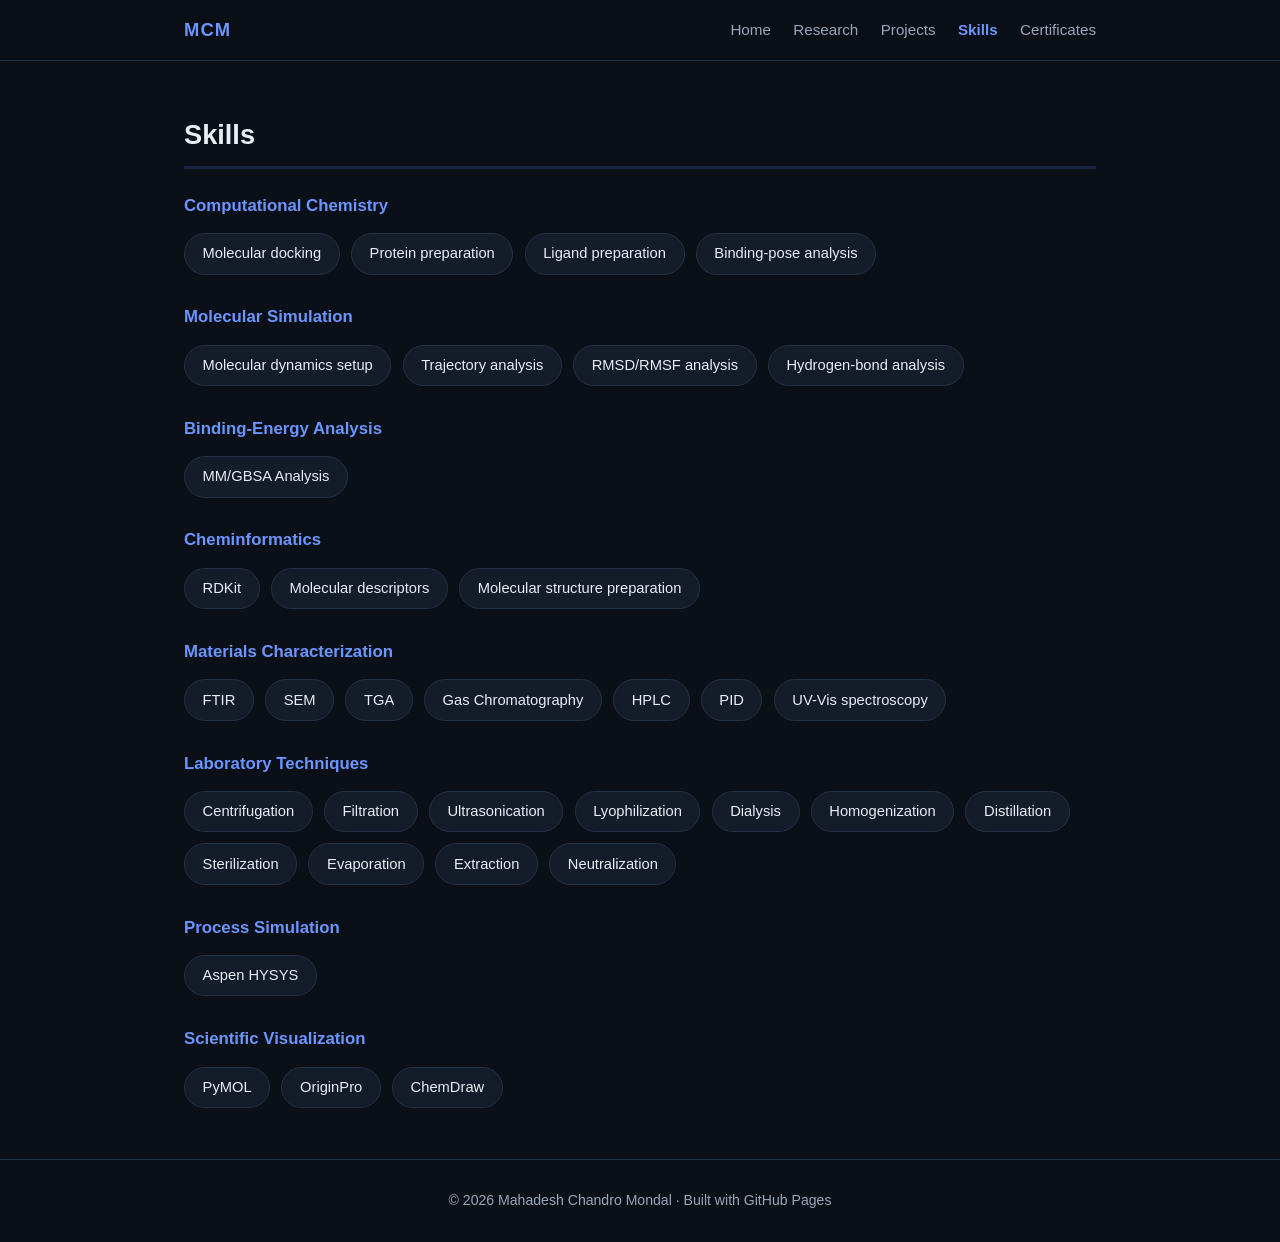
<file: skills.html>
<!DOCTYPE html>
<html lang="en">
<head>
  <meta charset="UTF-8">
  <meta name="viewport" content="width=device-width, initial-scale=1.0">
  <title>Skills | Mahadesh Chandro Mondal</title>
  <meta name="description" content="Research portfolio of Mahadesh Chandro Mondal">
  <link rel="stylesheet" href="styles.css?v=dark2">
</head>
<body>

<header class="site-header">
    <nav class="nav">
      <a class="brand" href="index.html">MCM</a>
      <div class="nav-links">
        <a href="index.html">Home</a>
        <a href="research.html">Research</a>
        <a href="projects.html">Projects</a>
        <a href="skills.html" class="active">Skills</a>
        <a href="certificates.html">Certificates</a>
      </div>
    </nav>
  </header>

  <main>
<!-- SKILLS -->
    <section id="skills" class="section">
      <h2>Skills</h2>
      <div class="skill-group">
        <h3>Computational Chemistry</h3>
        <ul class="tags">
          <li>Molecular docking</li>
          <li>Protein preparation</li>
          <li>Ligand preparation</li>
          <li>Binding-pose analysis</li>
        </ul>
      </div>
      <div class="skill-group">
        <h3>Molecular Simulation</h3>
        <ul class="tags">
          <li>Molecular dynamics setup</li>
          <li>Trajectory analysis</li>
          <li>RMSD/RMSF analysis</li>
          <li>Hydrogen-bond analysis</li>
        </ul>
      </div>
      <div class="skill-group">
        <h3>Binding-Energy Analysis</h3>
        <ul class="tags">
          <li>MM/GBSA Analysis</li>
        </ul>
      </div>
      <div class="skill-group">
        <h3>Cheminformatics</h3>
        <ul class="tags">
          <li>RDKit</li>
          <li>Molecular descriptors</li>
          <li>Molecular structure preparation</li>
        </ul>
      </div>
      <div class="skill-group">
        <h3>Materials Characterization</h3>
        <ul class="tags">
          <li>FTIR</li>
          <li>SEM</li>
          <li>TGA</li>
          <li>Gas Chromatography</li>
          <li>HPLC</li>
          <li>PID</li>
          <li>UV-Vis spectroscopy</li>
        </ul>
      </div>
      <div class="skill-group">
        <h3>Laboratory Techniques</h3>
        <ul class="tags">
          <li>Centrifugation</li>
          <li>Filtration</li>
          <li>Ultrasonication</li>
          <li>Lyophilization</li>
          <li>Dialysis</li>
          <li>Homogenization</li>
          <li>Distillation</li>
          <li>Sterilization</li>
          <li>Evaporation</li>
          <li>Extraction</li>
          <li>Neutralization</li>
        </ul>
      </div>
      <div class="skill-group">
        <h3>Process Simulation</h3>
        <ul class="tags">
          <li>Aspen HYSYS</li>
        </ul>
      </div>
      <div class="skill-group">
        <h3>Scientific Visualization</h3>
        <ul class="tags">
          <li>PyMOL</li>
          <li>OriginPro</li>
          <li>ChemDraw</li>
        </ul>
      </div>
    </section>
  </main>

  <footer class="site-footer">
    <p>&copy; 2026 Mahadesh Chandro Mondal &middot; Built with GitHub Pages</p>
  </footer>

</body>
</html>
</file>
<file: styles.css>
/* Research portfolio — clean academic theme, no dependencies */

:root {
  --bg: #0b0f17;
  --surface: #141b29;
  --ink: #e9edf4;
  --muted: #9aa5b8;
  --accent: #6b96ff;
  --accent-soft: #1b2540;
  --border: #243044;
  --radius: 12px;
}

* { box-sizing: border-box; margin: 0; padding: 0; }

html { scroll-behavior: smooth; }

body {
  font-family: -apple-system, BlinkMacSystemFont, "Segoe UI", Roboto, "Helvetica Neue", Arial, sans-serif;
  background: var(--bg);
  color: var(--ink);
  line-height: 1.7;
}

/* ---------- Header / nav ---------- */
.site-header {
  position: sticky;
  top: 0;
  z-index: 10;
  background: rgba(11, 15, 23, 0.92);
  backdrop-filter: blur(8px);
  border-bottom: 1px solid var(--border);
}

.nav {
  max-width: 960px;
  margin: 0 auto;
  padding: 0.9rem 1.5rem;
  display: flex;
  align-items: center;
  justify-content: space-between;
}

.brand {
  font-weight: 800;
  font-size: 1.15rem;
  letter-spacing: 0.06em;
  color: var(--accent);
  text-decoration: none;
}

.nav-links { display: flex; gap: 1.4rem; }

.nav-links a {
  color: var(--muted);
  text-decoration: none;
  font-size: 0.95rem;
  font-weight: 500;
}

.nav-links a:hover { color: var(--accent); }
.nav-links a.active { color: var(--accent); font-weight: 600; }

/* ---------- Hero ---------- */
.hero {
  position: relative;
  overflow: hidden;
  max-width: 960px;
  margin: 0 auto;
  padding: 5.5rem 1.5rem 4.5rem;
  text-align: center;
}

#molecule-canvas {
  position: absolute;
  inset: 0;
  width: 100%;
  height: 100%;
  display: block;
}

.hero-content {
  position: relative;
  z-index: 1;
}

.float-icons {
  position: absolute;
  inset: 0;
  z-index: 0;
  pointer-events: none;
}

.float-icon {
  position: absolute;
  color: var(--accent);
  opacity: 0.16;
  animation: floaty 10s ease-in-out infinite alternate;
}

.float-icon svg {
  width: 100%;
  height: auto;
  display: block;
}

@keyframes floaty {
  from { transform: translateY(-16px) rotate(-7deg); }
  to { transform: translateY(16px) rotate(7deg); }
}

.bubble {
  position: absolute;
  bottom: -12px;
  border: 1.5px solid var(--accent);
  border-radius: 50%;
  opacity: 0.22;
  animation: rise 8s linear infinite;
}

@keyframes rise {
  to { transform: translateY(-480px); }
}

.hero-actions { display: flex; gap: 0.9rem; justify-content: center; flex-wrap: wrap; }

.hero-kicker {
  text-transform: uppercase;
  letter-spacing: 0.22em;
  font-size: 0.8rem;
  color: var(--muted);
  margin-bottom: 1rem;
}

.hero h1 {
  font-size: clamp(2.2rem, 5vw, 3.4rem);
  line-height: 1.15;
  margin-bottom: 0.6rem;
}

.hero-tagline {
  font-size: 1.25rem;
  font-weight: 600;
  color: var(--accent);
  margin-bottom: 1rem;
}

.hero-sub {
  color: var(--muted);
  max-width: 620px;
  margin: 0 auto 2rem;
}

.btn {
  display: inline-block;
  padding: 0.7rem 1.6rem;
  border-radius: 999px;
  text-decoration: none;
  font-weight: 600;
  font-size: 0.95rem;
  transition: transform 0.12s ease, box-shadow 0.12s ease;
}

.btn-primary {
  background: var(--accent);
  color: #fff;
  box-shadow: 0 4px 14px rgba(107, 150, 255, 0.30);
}

.btn-primary:hover { transform: translateY(-2px); }

.btn-ghost {
  border: 1.5px solid var(--border);
  color: var(--ink);
  background: var(--surface);
}

.btn-ghost:hover { border-color: var(--accent); color: var(--accent); }

/* ---------- Sections ---------- */
.section {
  max-width: 960px;
  margin: 0 auto;
  padding: 3.2rem 1.5rem;
}

.section h2 {
  font-size: 1.7rem;
  margin-bottom: 1.4rem;
  padding-bottom: 0.5rem;
  border-bottom: 3px solid var(--accent-soft);
}

.section p { margin-bottom: 1rem; color: var(--ink); }
.section p:last-child { margin-bottom: 0; }

/* ---------- Metrics (bar chart) ---------- */
.metrics { max-width: 640px; }

.metric { margin-bottom: 1.1rem; }

.metric-head {
  display: flex;
  justify-content: space-between;
  align-items: baseline;
  margin-bottom: 0.35rem;
  font-size: 0.95rem;
}

.metric-num { font-weight: 700; }

.metric-bar {
  height: 10px;
  background: var(--accent-soft);
  border-radius: 999px;
  overflow: hidden;
}

.metric-bar span {
  display: block;
  height: 100%;
  border-radius: 999px;
  background: linear-gradient(90deg, #4a6fd4, var(--accent));
  animation: grow 1s ease-out;
}

@keyframes grow { from { width: 0; } }

.cite-stat {
  display: flex;
  align-items: baseline;
  gap: 0.8rem;
  margin-top: 1.6rem;
}

.cite-num { font-size: 2.4rem; font-weight: 800; color: var(--accent); line-height: 1; }
.cite-label { color: var(--muted); }
.cite-divider { width: 1px; align-self: stretch; background: var(--border); margin: 0 0.5rem; }

/* ---------- Research themes (boxes) ---------- */
.themes {
  display: grid;
  grid-template-columns: repeat(auto-fit, minmax(270px, 1fr));
  gap: 1.2rem;
}

.theme-box {
  position: relative;
  overflow: hidden;
  background: var(--surface);
  border: 1px solid var(--border);
  border-radius: var(--radius);
  padding: 1.5rem;
}

.theme-bg {
  position: absolute;
  inset: 0;
  pointer-events: none;
}

.theme-bg span {
  position: absolute;
  opacity: 0.13;
  animation: floaty 10s ease-in-out infinite alternate;
}

.theme-box h3 {
  position: relative;
  z-index: 1;
  font-size: 1.05rem;
  margin-bottom: 0.8rem;
}

.theme-num {
  color: var(--accent);
  font-weight: 700;
  font-size: 0.85rem;
  letter-spacing: 0.05em;
  margin-right: 0.5rem;
}

.theme-box .theme-items {
  position: relative;
  z-index: 1;
  list-style: none;
  display: flex;
  flex-direction: column;
  gap: 0.45rem;
}

.theme-box .theme-items li {
  position: relative;
  padding-left: 1.1rem;
  color: var(--muted);
  font-size: 0.93rem;
}

.theme-box .theme-items li::before {
  content: "▸";
  position: absolute;
  left: 0;
  color: var(--accent);
}

/* ---------- Timeline (Education) ---------- */
.timeline { position: relative; padding-left: 1.8rem; }

.timeline::before {
  content: "";
  position: absolute;
  left: 6px;
  top: 8px;
  bottom: 8px;
  width: 2px;
  background: linear-gradient(var(--accent), var(--border));
  border-radius: 2px;
}

.timeline-item { position: relative; padding-bottom: 1.7rem; }
.timeline-item:last-child { padding-bottom: 0; }

.timeline-dot {
  position: absolute;
  left: -1.8rem;
  top: 5px;
  width: 14px;
  height: 14px;
  border-radius: 50%;
  background: var(--accent);
  box-shadow: 0 0 0 4px var(--accent-soft);
}

.timeline-date {
  font-size: 0.85rem;
  font-weight: 600;
  color: var(--accent);
  letter-spacing: 0.04em;
}

.timeline-content h3 { margin: 0.15rem 0 0.25rem; font-size: 1.1rem; }
.timeline-content p { color: var(--muted); margin: 0; }

/* ---------- Cards ---------- */
.cards {
  display: grid;
  grid-template-columns: repeat(auto-fit, minmax(240px, 1fr));
  gap: 1.2rem;
}

.card {
  background: var(--surface);
  border: 1px solid var(--border);
  border-radius: var(--radius);
  padding: 1.5rem;
  transition: transform 0.12s ease, box-shadow 0.12s ease;
}

.card:hover {
  transform: translateY(-3px);
  box-shadow: 0 10px 24px rgba(0, 0, 0, 0.45);
}

.card h3 { font-size: 1.08rem; margin-bottom: 0.5rem; }
.card p { color: var(--muted); font-size: 0.94rem; margin-bottom: 0.6rem; }

.badge {
  display: inline-block;
  font-size: 0.72rem;
  font-weight: 700;
  text-transform: uppercase;
  letter-spacing: 0.08em;
  color: var(--accent);
  background: var(--accent-soft);
  border-radius: 999px;
  padding: 0.22rem 0.7rem;
  margin-bottom: 0.7rem;
}

.tech { font-size: 0.82rem; color: var(--muted); }

/* ---------- Publications ---------- */
.pub-list { list-style: none; }

.pub { padding: 1.3rem 0; border-bottom: 1px solid var(--border); }
.pub:first-child { padding-top: 0.2rem; }
.pub:last-child { border-bottom: 0; padding-bottom: 0; }

.pub-title { font-weight: 600; font-size: 1.02rem; margin-bottom: 0.3rem; }
.pub-authors { color: var(--muted); font-size: 0.93rem; margin-bottom: 0.25rem; }
.pub-authors .me { color: var(--accent); }
.pub-meta { color: var(--muted); font-size: 0.9rem; margin-bottom: 0.35rem; }

.pub-type {
  display: inline-block;
  font-size: 0.75rem;
  font-weight: 600;
  letter-spacing: 0.03em;
  text-transform: uppercase;
  color: var(--accent);
  background: var(--accent-soft);
  border: 1px solid var(--border);
  border-radius: 999px;
  padding: 0.1rem 0.6rem;
}

.pub-links a {
  font-size: 0.9rem;
  color: var(--accent);
  text-decoration: none;
  margin-right: 1rem;
}

.pub-links a:hover { text-decoration: underline; }

/* ---------- Skills ---------- */
.skill-group { margin-bottom: 1.8rem; }
.skill-group:last-child { margin-bottom: 0; }

.skill-group h3 {
  font-size: 1.05rem;
  margin-bottom: 0.8rem;
  color: var(--accent);
}

.tags { list-style: none; display: flex; flex-wrap: wrap; gap: 0.7rem; }

.tags li {
  background: var(--surface);
  border: 1px solid var(--border);
  border-radius: 999px;
  padding: 0.45rem 1.1rem;
  font-size: 0.92rem;
  font-weight: 500;
}

/* ---------- Contact ---------- */
.contact-links { display: flex; gap: 0.9rem; flex-wrap: wrap; margin-top: 1.2rem; }

/* ---------- Footer ---------- */
.site-footer {
  border-top: 1px solid var(--border);
  text-align: center;
  padding: 1.8rem 1.5rem;
  color: var(--muted);
  font-size: 0.88rem;
}

/* ---------- Mobile ---------- */
@media (max-width: 640px) {
  .nav-links { gap: 0.9rem; }
  .nav-links a { font-size: 0.85rem; }
  .hero { padding: 3.5rem 1.2rem 3rem; }
  .float-icon { opacity: 0.09; }
}

/* ---------- Certificates ---------- */
.cert-grid {
  display: grid;
  grid-template-columns: repeat(auto-fill, minmax(300px, 1fr));
  gap: 1.2rem;
}

.cert-card {
  background: var(--surface);
  border: 1px solid var(--border);
  border-radius: 14px;
  overflow: hidden;
  margin: 0;
  cursor: zoom-in;
  transition: transform 0.18s ease, box-shadow 0.18s ease;
}

.cert-card:hover {
  transform: translateY(-3px);
  box-shadow: 0 10px 24px rgba(0, 0, 0, 0.45);
}

.cert-thumb {
  width: 100%;
  height: 210px;
  object-fit: contain;
  background: #0d1320;
  display: block;
}

.cert-card figcaption { padding: 0.9rem 1rem 1rem; }
.cert-card h4 { font-size: 1rem; margin: 0 0 0.3rem; }
.cert-card p { color: var(--muted); font-size: 0.85rem; margin: 0; }
.cert-card .badge { margin-bottom: 0.5rem; }

/* ---------- Lightbox ---------- */
.lightbox {
  position: fixed;
  inset: 0;
  background: rgba(4, 6, 10, 0.93);
  display: none;
  align-items: center;
  justify-content: center;
  flex-direction: column;
  z-index: 200;
  padding: 1rem;
}

.lightbox.open { display: flex; }

.lightbox img {
  max-width: min(1100px, 95vw);
  max-height: 82vh;
  border-radius: 8px;
  box-shadow: 0 18px 50px rgba(0, 0, 0, 0.6);
}

.lightbox p {
  color: var(--muted);
  margin-top: 0.9rem;
  text-align: center;
  font-size: 0.95rem;
}

.lb-close {
  position: absolute;
  top: 0.8rem;
  right: 1.2rem;
  font-size: 2.2rem;
  line-height: 1;
  color: #fff;
  background: none;
  border: none;
  cursor: pointer;
}

/* ---------- Experience overview card ---------- */
.exp-card {
  background: var(--surface);
  border: 1px solid var(--border);
  border-radius: 18px;
  padding: 2rem;
}

.exp-kicker {
  text-transform: uppercase;
  letter-spacing: 0.14em;
  font-size: 0.75rem;
  color: var(--muted);
  margin-bottom: 0.8rem;
}

.exp-title { font-size: 1.7rem; margin-bottom: 0.4rem; }
.exp-supervisor { font-size: 1.1rem; font-weight: 600; margin-bottom: 0.3rem; }
.exp-dept { color: var(--muted); margin-bottom: 1rem; }

.exp-pills { display: flex; flex-wrap: wrap; gap: 0.5rem; }

.pill {
  font-size: 0.8rem;
  padding: 0.3rem 0.8rem;
  border-radius: 999px;
  background: rgba(255, 255, 255, 0.06);
  border: 1px solid var(--border);
  color: var(--ink);
}

.pill-active {
  color: #4ade80;
  border-color: rgba(74, 222, 128, 0.35);
  background: rgba(74, 222, 128, 0.08);
  font-weight: 600;
}

.exp-divider { border-top: 1px solid var(--border); margin: 1.4rem 0; }

.exp-label {
  text-transform: uppercase;
  letter-spacing: 0.14em;
  font-size: 0.75rem;
  color: var(--muted);
  margin-bottom: 0.8rem;
}

.exp-output {
  display: grid;
  grid-template-columns: repeat(3, 1fr);
  gap: 0.8rem;
}

.exp-stat {
  background: rgba(255, 255, 255, 0.04);
  border-radius: 12px;
  padding: 1rem 1.1rem;
}

.exp-num { display: block; font-size: 1.9rem; font-weight: 700; line-height: 1.2; }
.exp-stat-label { color: var(--muted); font-size: 0.88rem; }

@media (max-width: 640px) {
  .exp-output { grid-template-columns: 1fr; }
  .exp-card { padding: 1.4rem; }
}

.exp-affils { list-style: none; margin-bottom: 1rem; display: grid; gap: 0.3rem; }
.exp-affils li { color: var(--muted); font-size: 0.92rem; padding-left: 1rem; position: relative; }
.exp-affils li::before { content: "\2022"; position: absolute; left: 0; color: var(--accent); }

.exp-stat.exp-toggle { cursor: pointer; position: relative; }
.exp-chevron { position: absolute; top: 1rem; right: 1.1rem; color: var(--muted); transition: transform 0.25s ease; }
.exp-stat.open .exp-chevron { transform: rotate(180deg); }

.exp-dropdown { display: none; margin-top: 0.8rem; }
.exp-dropdown.open { display: block; }

a.pub-type { text-decoration: none; cursor: pointer; }
a.pub-type:hover { filter: brightness(1.35); text-decoration: none; }
.card:target { border-color: var(--accent); box-shadow: 0 0 0 3px var(--accent-soft); }

a.badge-link { text-decoration: none; }
a.badge-link:hover { filter: brightness(1.35); text-decoration: none; }

.resp-list { list-style: none; display: grid; gap: 0.7rem; max-width: 860px; }
.resp-list li { position: relative; padding-left: 1.2rem; color: var(--ink); }
.resp-list li::before { content: "\2022"; position: absolute; left: 0; color: var(--accent); font-weight: 700; }

.details-badge { margin-left: 0.35rem; }
</file>
